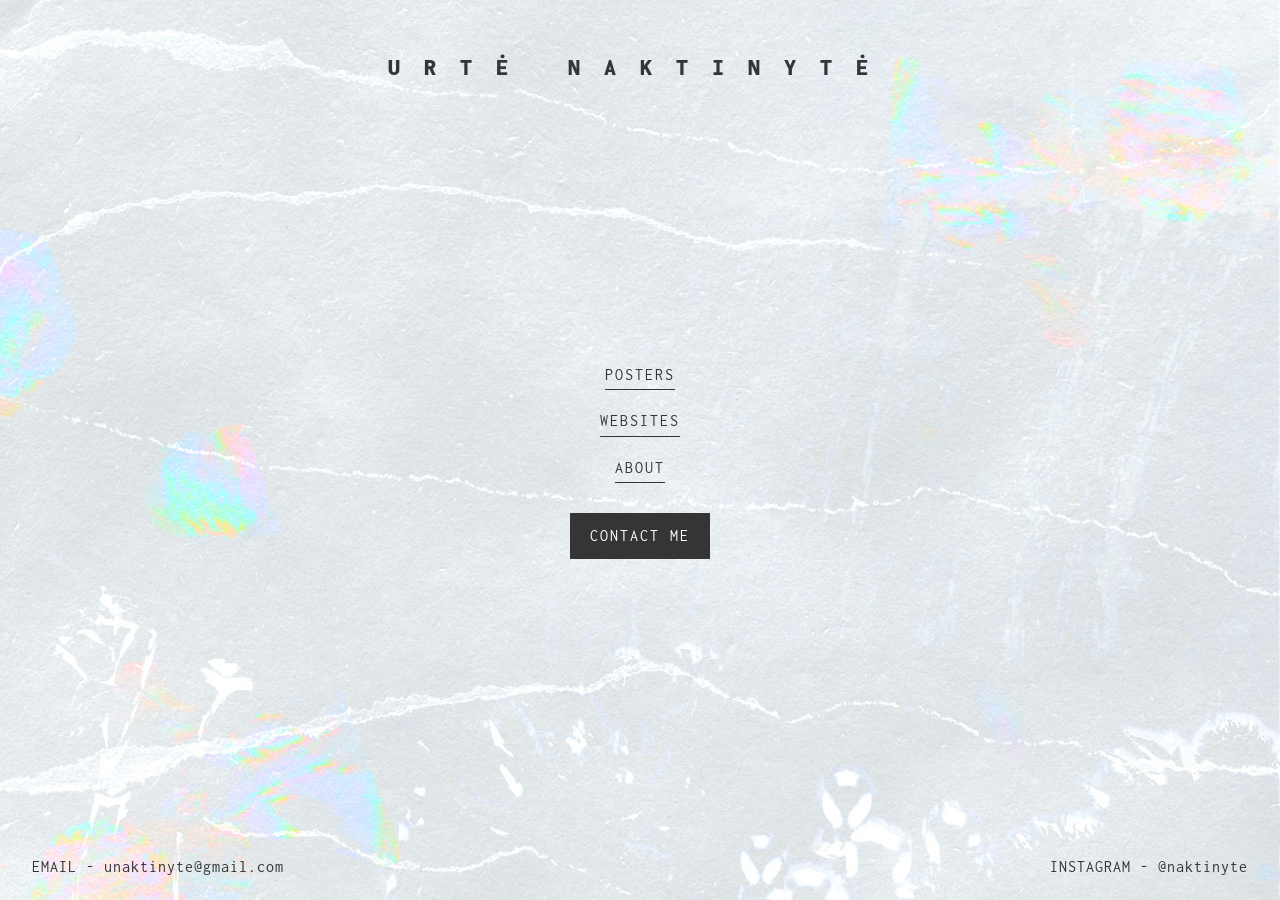
<file: index.html>
<!DOCTYPE html>
<html lang="en">
<head>
<link rel="preconnect" href="https://fonts.googleapis.com">
<link rel="preconnect" href="https://fonts.gstatic.com" crossorigin>
<link href="https://fonts.googleapis.com/css2?family=Inconsolata&display=swap" rel="stylesheet">
  <meta charset="UTF-8">
  <meta name="viewport" content="width=device-width, initial-scale=1.0">
  <title>Urtė Naktinytė</title>
  <link rel="stylesheet" href="style.css">
</head>
<body>
     <div class="landing">
    <header class="landing-title">
     <a href="index.html"><h1>URTĖ NAKTINYTĖ</h1></a> 
    </header>
    <nav class="landing-nav">
      <a href="posters.html">POSTERS</a>
      <a href="website.html">WEBSITES</a>
      <a href="about.html">ABOUT</a>
      <a href="#contact" class="contact-btn" id="contact-btn" >CONTACT ME</a>
    </nav>
    <footer class="landing-footer">
      <span>EMAIL - unaktinyte@gmail.com</span>
      <span>INSTAGRAM - @naktinyte</span>
    </footer>
  </div>
<!-- ===== CONTACT MODAL ===== -->
  <div class="modal-overlay" id="modal-overlay">
    <div class="modal-box">
      <button class="modal-close" id="modal-close" aria-label="Close">&times;</button>
 
      <p class="modal-label">Contact</p>
      <p class="modal-heading">Let's talk</p>
 
      <div class="modal-row">
        <div>
          <p class="modal-row-label">Email</p>
          <p class="modal-row-value">unaktinyte@gmail.com</p>
        </div>
        <button class="modal-btn" id="copy-email-btn">Copy</button>
      </div>
 
      <div class="modal-row last">
        <div>
          <p class="modal-row-label">Instagram</p>
          <p class="modal-row-value">@naktinyte</p>
        </div>
        <a class="modal-link" href="https://instagram.com/naktinyte" target="_blank" rel="noreferrer">Open</a>
      </div>
    </div>
  </div>
 
  <script>
    const openBtn = document.getElementById('contact-btn');
    const overlay = document.getElementById('modal-overlay');
    const closeBtn = document.getElementById('modal-close');
    const copyBtn = document.getElementById('copy-email-btn');
 
    openBtn.addEventListener('click', function (e) {
      e.preventDefault(); // stops it from jumping to "#contact"
      overlay.classList.add('open');
    });
 
    closeBtn.addEventListener('click', function () {
      overlay.classList.remove('open');
    });
 
    // clicking the dark background also closes it
    overlay.addEventListener('click', function (e) {
      if (e.target === overlay) {
        overlay.classList.remove('open');
      }
    });
 
    copyBtn.addEventListener('click', function () {
      navigator.clipboard.writeText('unaktinyte@gmail.com');
      copyBtn.textContent = 'Copied';
      setTimeout(function () {
        copyBtn.textContent = 'Copy';
      }, 1500);
    });
 
    // ============================================
    // CURSOR DOT TRAIL
    // ============================================
    (function () {
      const color = "#1120A8";
      const dotSize = 20;
      const spawnInterval = 220; // ms between new dots while moving — higher = fewer, more spaced out
      const lifespan = 1400;     // ms for each dot to fully fade — higher = lingers longer
      const maxDots = 14;
 
      const container = document.createElement("div");
      container.style.position = "fixed";
      container.style.inset = "0";
      container.style.overflow = "hidden";
      container.style.pointerEvents = "none";
      container.style.zIndex = "9999";
      document.body.appendChild(container);
 
      const pool = Array.from({ length: maxDots }, function () {
        const el = document.createElement("div");
        el.style.position = "absolute";
        el.style.width = dotSize + "px";
        el.style.height = dotSize + "px";
        el.style.borderRadius = "50%";
        el.style.background = color;
        el.style.pointerEvents = "none";
        el.style.opacity = "0";
        el.style.transform = "translate(-50%, -50%)";
        el.style.willChange = "opacity";
        container.appendChild(el);
        return { el: el, spawnTime: 0, active: false };
      });
 
      let lastSpawn = 0;
 
      function spawnDot(x, y) {
        let dot = pool.find(function (d) { return !d.active; });
        if (!dot) {
          dot = pool.reduce(function (oldest, d) {
            return d.spawnTime < oldest.spawnTime ? d : oldest;
          });
        }
        dot.active = true;
        dot.spawnTime = performance.now();
        dot.el.style.left = x + "px";
        dot.el.style.top = y + "px";
        dot.el.style.opacity = "1";
      }
 
      window.addEventListener("mousemove", function (e) {
        const now = performance.now();
        if (now - lastSpawn < spawnInterval) return;
        lastSpawn = now;
        spawnDot(e.clientX, e.clientY);
      });
 
      function animate() {
        const now = performance.now();
        pool.forEach(function (dot) {
          if (!dot.active) return;
          const age = now - dot.spawnTime;
          if (age >= lifespan) {
            dot.active = false;
            dot.el.style.opacity = "0";
            return;
          }
          const progress = age / lifespan;
          dot.el.style.opacity = String(1 - progress * progress);
        });
        requestAnimationFrame(animate);
      }
      requestAnimationFrame(animate);
    })();
  </script>
</body>
</html>
</file>
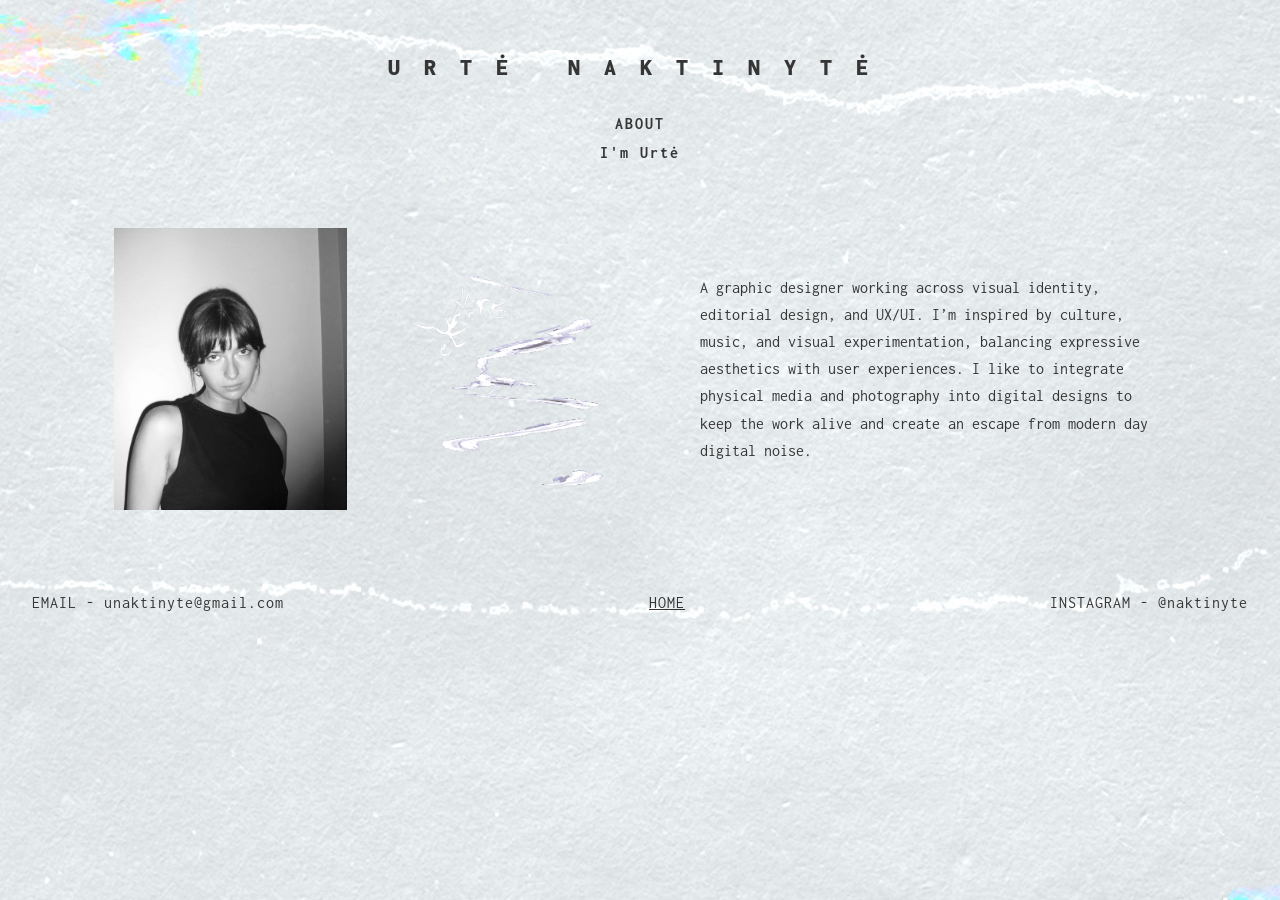
<file: about.html>
<!DOCTYPE html>
<html lang="en">
<head>
<link rel="preconnect" href="https://fonts.googleapis.com">
<link rel="preconnect" href="https://fonts.gstatic.com" crossorigin>
<link href="https://fonts.googleapis.com/css2?family=Inconsolata&display=swap" rel="stylesheet">
  <meta charset="UTF-8">
  <meta name="viewport" content="width=device-width, initial-scale=1.0">
  <title>Urtė Naktinytė</title>
  <link rel="stylesheet" href="style.css">
</head>
<body>
  <div class="page">
    <header class="landing-title">
    <a href="index.html"><h1>URTĖ NAKTINYTĖ</h1></a> 
    </header>
    <div class="page-intro">
      <h1 class="page-subtitle">ABOUT</h1>
      <h1 class="page-subtitle">I'm Urtė</h1>
    </div>

    <section class="about-section">
    <div class="gallery-item"><img src="images/P1030770-1 (1).jpg" alt="clome"></div>
    <div class="gallery-item"><img src="images/Untitled-v5permatom22.png" alt="clome2"></div>
      <div class="about-text">
        <p>A graphic designer working across visual identity, editorial design, and UX/UI. I’m inspired by culture, music, and visual experimentation, balancing expressive aesthetics with user experiences. I like to integrate physical media and photography into digital designs to keep the work alive and create an escape from modern day digital noise. </p>
      </div>
    </section>
    <footer class="site-footer">
    <span>EMAIL - unaktinyte@gmail.com</span>
    <a href="index.html">HOME</a>
    <span>INSTAGRAM - @naktinyte</span>
    </footer>
</div>
</body>
</html>
</file>
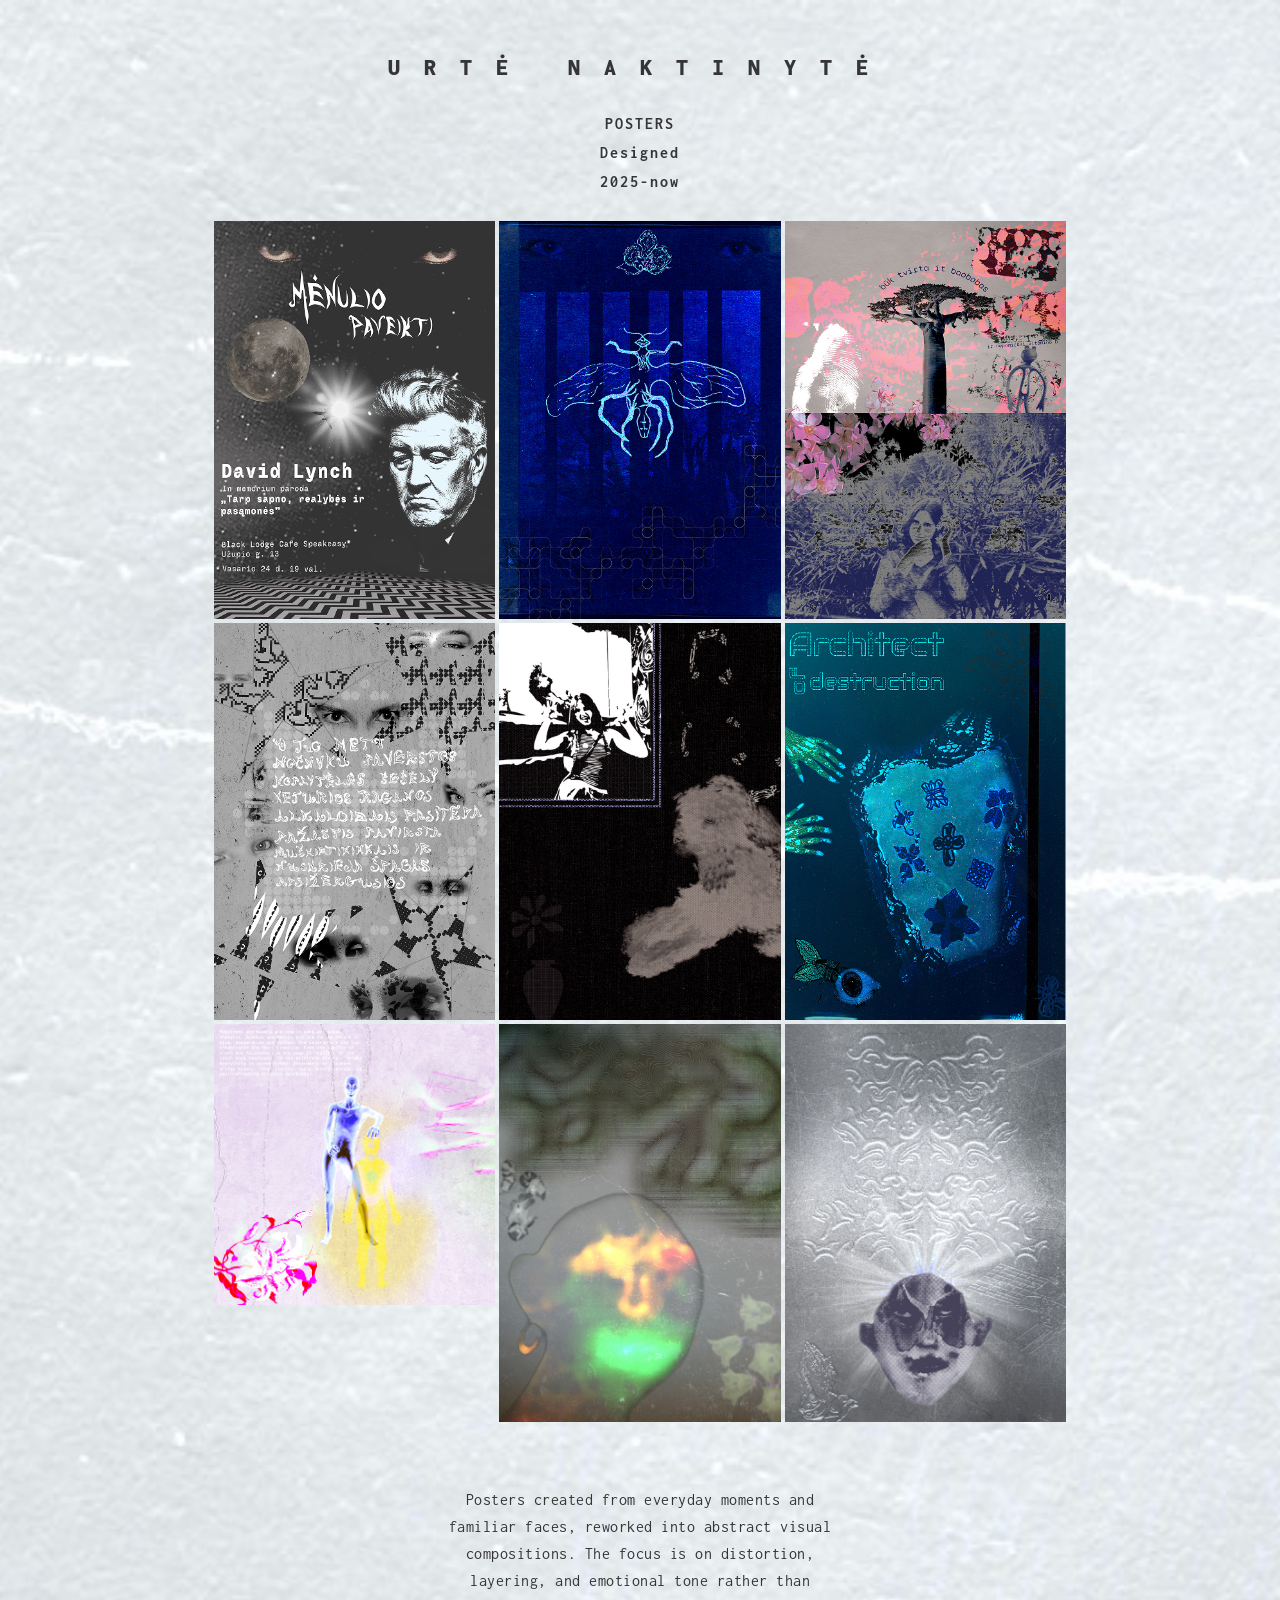
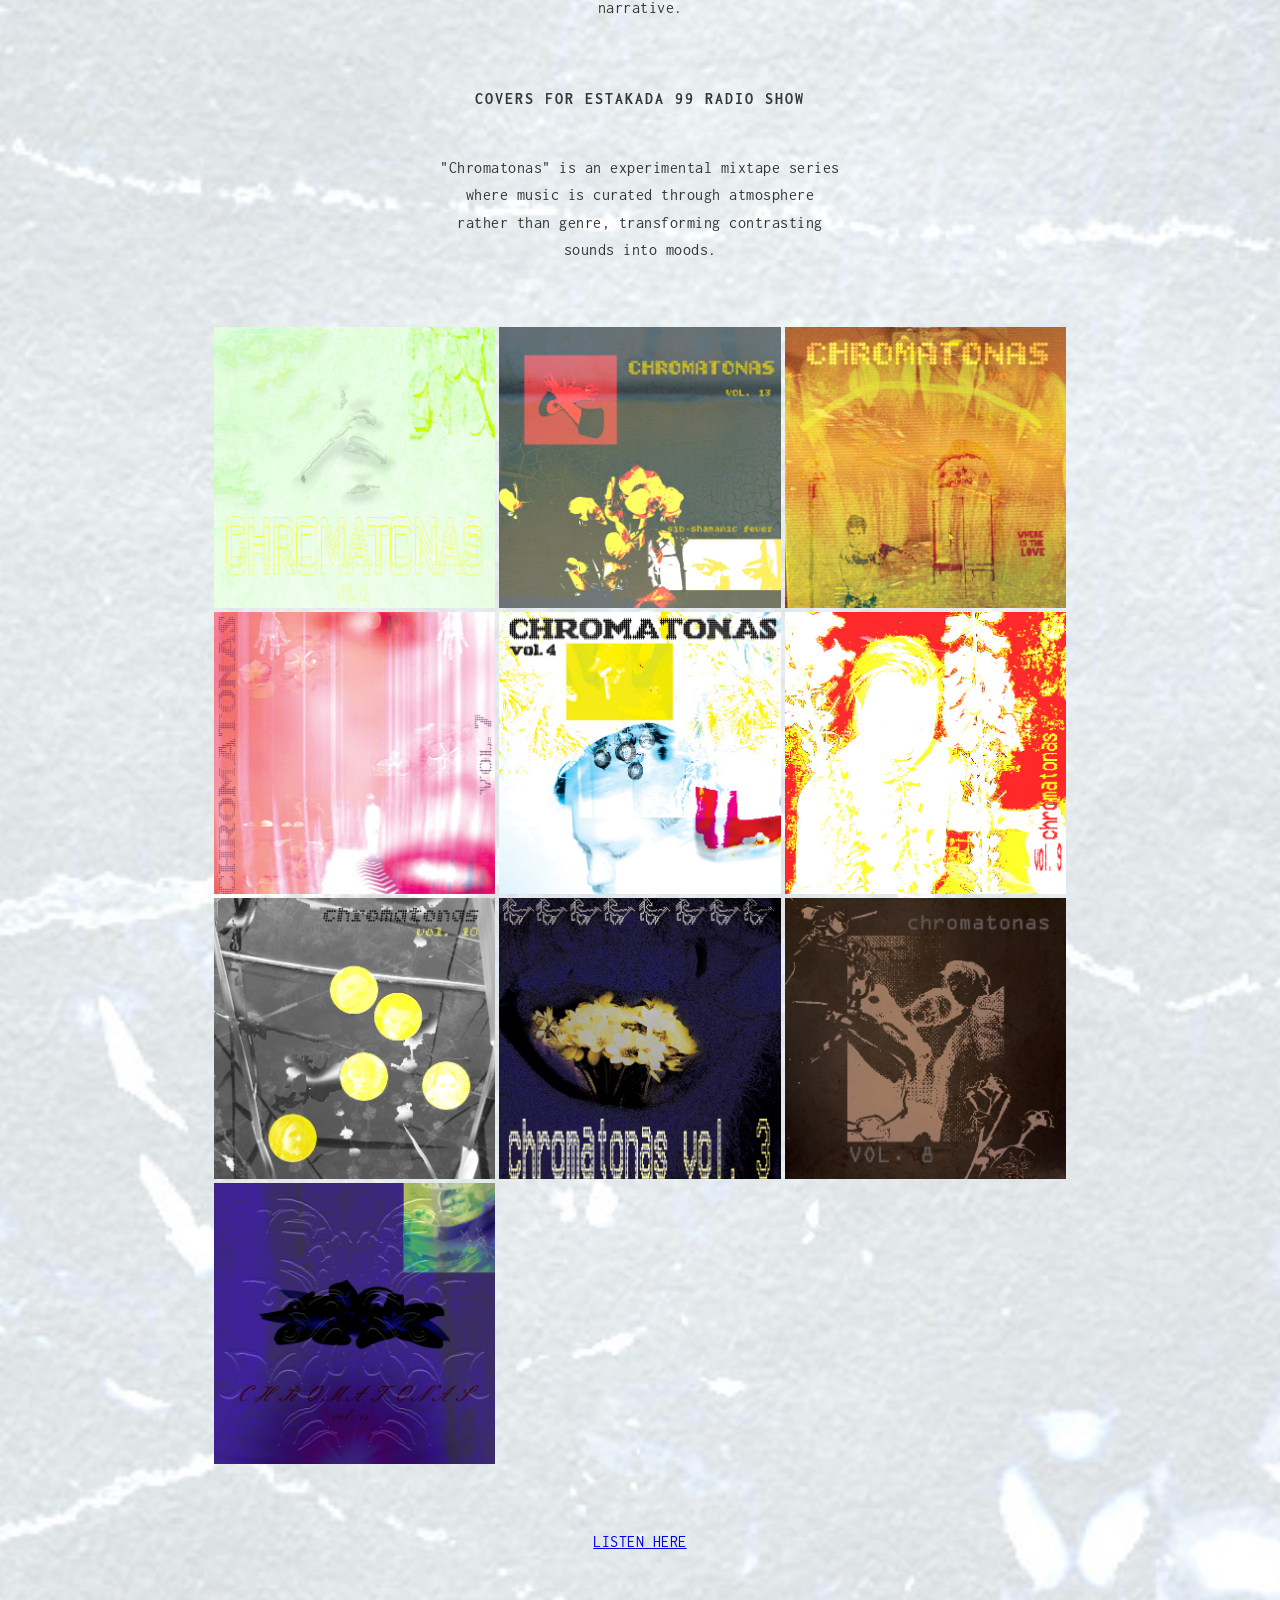
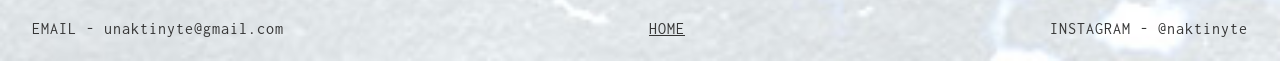
<file: posters.html>
<!DOCTYPE html>
<html lang="en">
<head>
<link rel="preconnect" href="https://fonts.googleapis.com">
<link rel="preconnect" href="https://fonts.gstatic.com" crossorigin>
<link href="https://fonts.googleapis.com/css2?family=Inconsolata&display=swap" rel="stylesheet">
  <meta charset="UTF-8">
  <meta name="viewport" content="width=device-width, initial-scale=1.0">
  <title>Urtė Naktinytė</title>
  <link rel="stylesheet" href="style.css">
</head>
<body>
     <div class="landing">
    <header class="landing-title">
    <a href="index.html"><h1>URTĖ NAKTINYTĖ</h1></a> 
    </header>
    <div class="page-intro">
    <h1 class="page-subtitle">POSTERS<br>Designed<br>2025-now</h1>
    </div>
      <section class="gallery-grid gallery-grid-natural">
      <div class="gallery-item"><img src="images/lyncho posteris a3 1.png" alt="Poster 1"></div>
      <div class="gallery-item"><img src="images/vabalu ir orvhideju posteris 1.png" alt="Poster 2"></div>
      <div class="gallery-item"><img src="images/mainams 1fram.jpg" alt="Poster 3"></div>
      <div class="gallery-item"><img src="images/keturiu raganu psoteris 1.png" alt="Poster 4"></div>
      <div class="gallery-item"><img src="images/Mask group.png" alt="Poster 5"></div>
      <div class="gallery-item"><img src="images/siuvinejimu poster 1.png" alt="Poster 6"></div>
      <div class="gallery-item"><img src="images/Untitled-1.jpg" alt="Poster 7"></div>
      <div class="gallery-item"><img src="images/posters su akvarele.jpg" alt="Poster 8"></div>
      <div class="gallery-item"><img src="images/poster2akvarelinis.jpg" alt="Poster 9"></div>
    </section>
     <div class="page-text-block">
      <p>Posters created from everyday moments and familiar faces, reworked into abstract visual compositions.
        The focus is on distortion, layering, and emotional tone rather than narrative.</p>
    </div>
    <div class="page-intro">
    <h1 class="page-subtitle">COVERS FOR ESTAKADA 99 RADIO SHOW</h1>
    </div>
    <div class="page-text-block">
    <p> "Chromatonas" is an experimental mixtape series where music is curated through atmosphere rather than genre, transforming contrasting sounds into moods.</p>
    </div>
    <section class="gallery-grid gallery-grid-natural">
      <div class="gallery-item"><img src="images/chmrt12.jpg" alt="Chromatonas 1"></div>
      <div class="gallery-item"><img src="images/chrmt13.jpg" alt="Chromatonas 2"></div>
      <div class="gallery-item"><img src="images/chromatonasvol6-1.jpg" alt="Chromatonas 3"></div>
      <div class="gallery-item"><img src="images/chromatonas sieben.jpg" alt="Chromatonas 4"></div>
      <div class="gallery-item"><img src="images/chmrtn4@1x_1-1.jpg" alt="Chromatonas 5"></div>
      <div class="gallery-item"><img src="images/chmrtn 9.jpg" alt="Chromatonas 6"></div>
      <div class="gallery-item"><img src="images/chrmt10.jpg" alt="Chromatonas 7"></div>
      <div class="gallery-item"><img src="images/chromatonas 3 estakada.jpg" alt="Chromatonas 8"></div>
      <div class="gallery-item"><img src="images/8 chrmt.jpg" alt="Chromatonas 9"></div>
      <div class="gallery-item"><img src="images/chmrt15.jpg" alt="chromatonas 15"></div>
    </section>
    <a href="https://soundcloud.com/estakada99/sets/chromatonas" target="_blank" rel="noopener noreferrer" class="banner-strip">
    <div class="page-text-block">
        <p> LISTEN HERE </p>
    </div>
    </a>
    <footer class="landing-footer">
      <span>EMAIL - unaktinyte@gmail.com</span>
      <a href="index.html" class="footer-link">HOME</a>
      <span>INSTAGRAM - @naktinyte</span>
    </footer>
  </div>
</body>
</html>
</file>
<file: style.css>
* {
  margin: 0;
  padding: 0;
  box-sizing: border-box;
}
body {
  font-family: 'Inconsolata', monospace;
  line-height: 1.6;
  color: #353535;
}
.landing {
  min-height: 100vh;
  width: 100%;
  position: relative;
  display: flex;
  flex-direction: column;
  justify-content: space-between;
  background-image: url(images/lanfingsviesiau.jpg);
  background-size: cover;
  background-position: center;
  background-repeat: no-repeat;
  background-color: #e8e8e8;
}
.landing-title {
  text-align: center;
  padding-top: 48px;
}
 
.landing-title h1 {
  font-size: 24px;
  font-weight: 1000;
  letter-spacing: 24px;
}
.landing-title a{
    text-decoration: none;
    color: inherit; 
}
.landing-nav {
  display: flex;
  flex-direction: column;
  align-items: center;
  gap: 18px;
  margin: auto 0;
  padding: 60px 0;
}
.landing-nav a {
  text-decoration: none;
  color: #353535;
  font-size: 16px;
  letter-spacing: 2px;
  border-bottom: 1px solid #353535;
  padding-bottom: 2px;
}
.contact-btn {
  margin-top: 12px;
  background-color: #353535;
  color: #fff !important;
  padding: 10px 20px !important;
  border-radius: 0;
  border-bottom: none !important;
  letter-spacing: 1px;
 
  display: flex;
  align-items: center;
  justify-content: center;
  text-align: center;
}
.landing-footer {
  display: flex;
  justify-content: space-between;
  padding: 20px 32px;
  font-size: 16px;
  letter-spacing: 1px;
  color: #353535;
}
@media (max-width: 600px) {
  .landing-title h1 {
    font-size: 14px;
    letter-spacing: 6px;
  }
 
  .landing-footer {
    flex-direction: column;
    gap: 8px;
    text-align: center;
  }
}
.page-header {
  text-align: center;
  padding-top: 40px;
}
 
.page-header h1 {
  font-size: 32px;
  font-weight: 900;
  letter-spacing: 12px;
}
 
/* ===== INTRO / SUBTITLE ===== */
.page-intro {
  text-align: center;
  margin-top: 24px;
}
 
.page-subtitle {
  font-size: 16px;
  letter-spacing: 2px;
  line-height: 1.8;
}
 
/* ===== TEXT BLOCK BETWEEN GALLERIES ===== */
.page-text-block {
  max-width: 400px;
  margin: 40px auto;
  text-align: center;
  font-size: 16px;
  line-height: 1.7;
  letter-spacing: 0.5px;
}
 
/* ============================================
   GALLERY GRID (3 columns, used twice on Posters page)
   ============================================ */
.gallery-grid {
  display: grid;
  grid-template-columns: repeat(3, 1fr);
  gap: 4px;
  max-width: 900px;
  margin: 24px auto;
  padding: 0 24px;
}
.about-grid {
    row-gap: 60px;
    column-gap: 24px;
    max-width: 700px;
}
 
.gallery-item img {
  width: 100%;
  height: 260px;
  object-fit: cover;
  display: block;
}
.gallery-grid-natural .gallery-item img {
  height: auto;
  object-fit: contain;
}
 
/* ===== FEATURED 2-UP GRID ===== */
.featured-grid {
  display: grid;
  grid-template-columns: repeat(2, 1fr);
  gap: 4px;
  max-width: 900px;
  margin: 24px auto;
  padding: 0 24px;
}
 
/* ===== FULL-WIDTH SINGLE IMAGE (e.g. a standalone screenshot) ===== */
.full-image {
  max-width: 900px;
  margin: 24px auto;
  padding: 0 24px;
}
.full-image img {
  width: 100%;
  display: block;
}
 
.page {
  min-height: 100vh;
  background-image: url('images/fonas prftlsviesiau.jpg');
  background-size: cover;
  background-position: center;
  background-repeat: no-repeat;
  background-color: #e8e8e8;
}
p {
  font-size: 16px;
  line-height: 1.7;
}
.site-footer {
  display: flex;
  justify-content: space-between; /* same spreading as the landing page footer */
  gap: 24px;
  padding: 20px 32px;
  font-size: 16px;
  letter-spacing: 1px;
  color: #353535;
}
.site-footer a,
.landing-footer a {
  color: inherit;
  text-decoration: underline;
}
/* ===== VIDEO ===== */
.page video {
  display: block;
  width: 50%;
  margin: 24px auto;
}
 
 
/* ===== VERTICAL STACK: images one under another, centered ===== */
.vertical-stack {
  display: flex;
  flex-direction: column;
  align-items: center;
  gap: 16px;
  margin: 24px auto;
  padding: 0 24px;
}
 
.vertical-stack .gallery-item {
  width: 100%;
  max-width: 450px; /* change this number to make the pictures bigger or smaller */
}
 
.vertical-stack .gallery-item img {
  width: 100%;
  height: auto;
  object-fit: contain;
}
.about-section {
    display: grid;
    grid-template-columns: 1fr 1fr 2fr;
    align-items: center;
    gap: 60px;
    max-width: 1100px;
    margin: 60px auto;
    padding: 0 24px;
}
.about-section img{
    width: 100%;
    height: auto;
    display: block;
}
.about-section .about-text p{
    font-size: 16px;
    line-height: 1.7;
}
 
/* ============================================
   RESPONSIVE
   ============================================ */
@media (max-width: 600px) {
  .gallery-grid,
  .featured-grid {
    grid-template-columns: repeat(2, 1fr);
  }
 
  .banner-text {
    font-size: 20px;
  }
 
  .page-header h1 {
    font-size: 14px;
    letter-spacing: 6px;
  }
 
  .page video {
    width: 90%;
  }
 
  .site-footer {
    flex-direction: column;
    align-items: center;
    gap: 16px;
    text-align: center;
  }
}
.modal-overlay {
  display: none;
  position: fixed;
  inset: 0;
  background: rgba(0, 0, 0, 0.45);
  align-items: center;
  justify-content: center;
  z-index: 9999;
}
 
.modal-overlay.open {
  display: flex;
}
 
.modal-box {
  width: 380px;
  max-width: 90vw;
  background: #EDEEF2;
  border: 1px solid #1120A8;
  border-radius: 4px;
  padding: 32px 28px;
  position: relative;
  font-family: 'Inconsolata', monospace;
}
 
.modal-close {
  position: absolute;
  top: 14px;
  right: 14px;
  width: 28px;
  height: 28px;
  border: none;
  background: transparent;
  color: #1120A8;
  font-family: 'Inconsolata', monospace;
  font-size: 22px;
  cursor: pointer;
  line-height: 1;
}
 
.modal-label {
  font-size: 12px;
  letter-spacing: 0.1em;
  color: #1120A8;
  margin: 0 0 6px;
  text-transform: uppercase;
}
 
.modal-heading {
  font-size: 24px;
  margin: 0 0 28px;
  color: #1a1a1a;
}
 
.modal-row {
  display: flex;
  align-items: center;
  justify-content: space-between;
  padding: 12px 0;
  border-top: 1px solid rgba(17, 32, 168, 0.25);
}
 
.modal-row.last {
  border-bottom: 1px solid rgba(17, 32, 168, 0.25);
}
 
.modal-row-label {
  font-size: 11px;
  color: #6b6b70;
  margin: 0 0 4px;
  text-transform: uppercase;
  letter-spacing: 0.05em;
}
 
.modal-row-value {
  font-size: 15px;
  color: #1a1a1a;
  margin: 0;
}
 
.modal-btn,
.modal-link {
  border: 1px solid #1120A8;
  background: transparent;
  color: #1120A8;
  font-family: 'Inconsolata', monospace;
  font-size: 11px;
  padding: 7px 12px;
  border-radius: 3px;
  cursor: pointer;
  text-transform: uppercase;
  letter-spacing: 0.05em;
  text-decoration: none;
}
</file>
